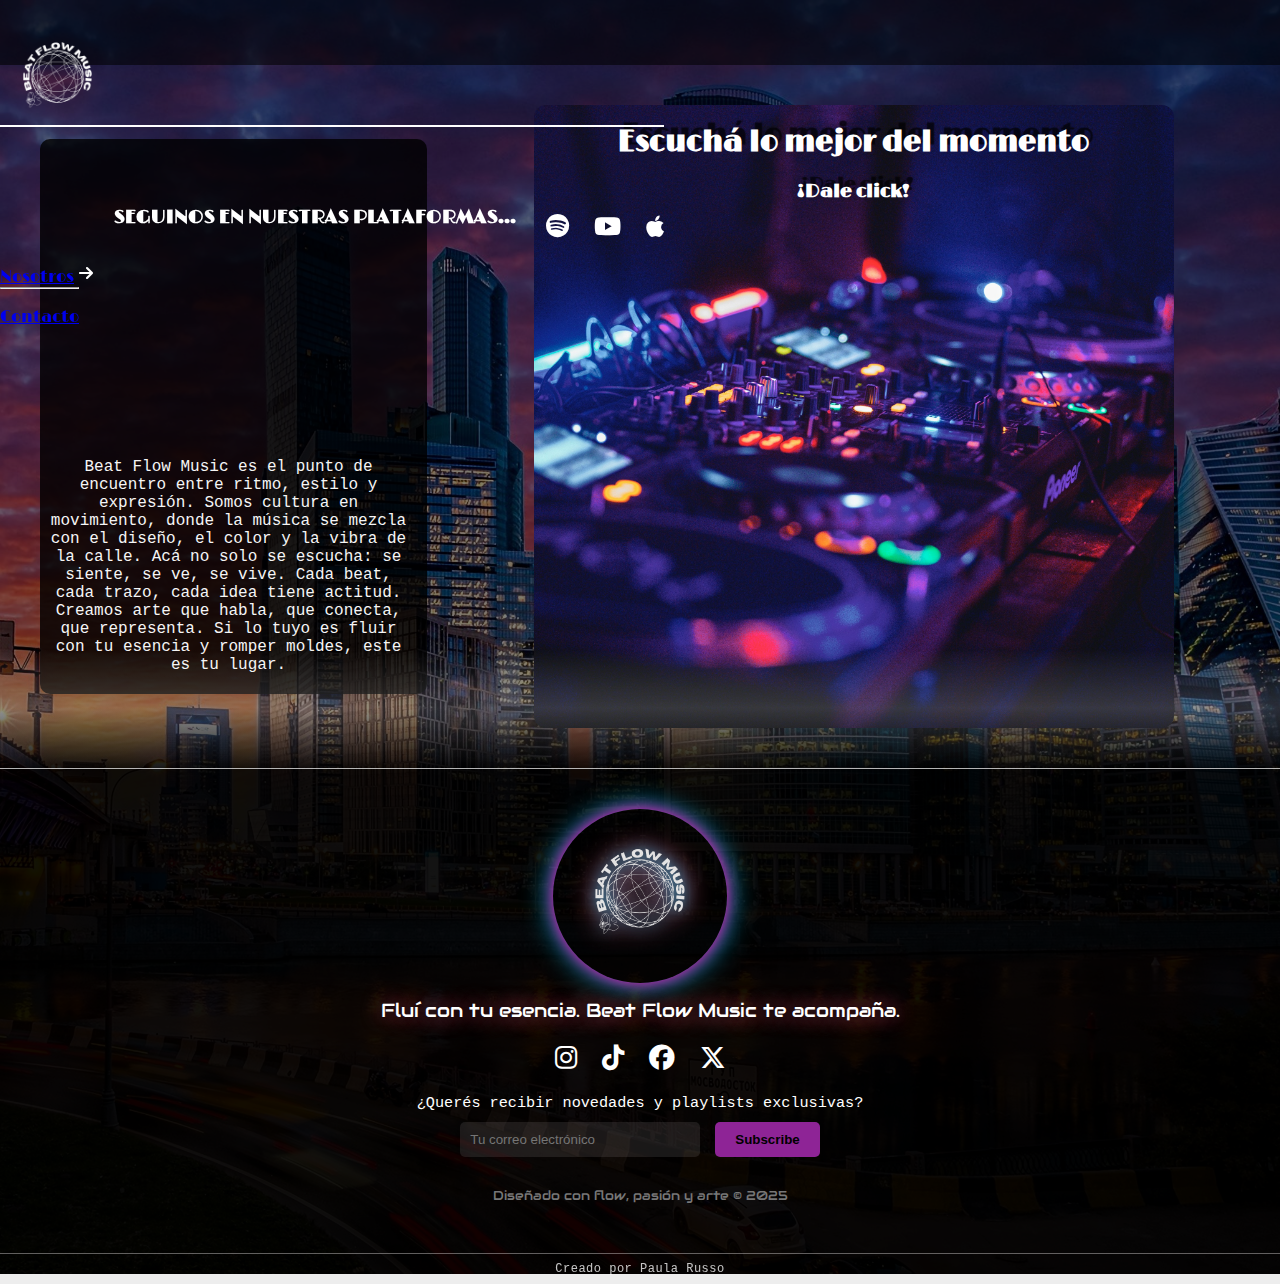
<file: html/index.html>
<!DOCTYPE html>
<html lang="es">

<head>
    <meta charset="UTF-8">
    <meta name="viewport" content="width=device-width, initial-scale=1.0">
    <title>Beatflow</title>
    <link href="https://cdn.jsdelivr.net/npm/bootstrap@5.3.8/dist/css/bootstrap.min.css" rel="stylesheet"
        integrity="sha384-sRIl4kxILFvY47J16cr9ZwB07vP4J8+LH7qKQnuqkuIAvNWLzeN8tE5YBujZqJLB" crossorigin="anonymous">
    <link rel="stylesheet" href="../Css/style.css">
    <link rel="preconnect" href="https://fonts.googleapis.com">
    <link rel="preconnect" href="https://fonts.gstatic.com" crossorigin>
    <link href="https://fonts.googleapis.com/css2?family=Audiowide&family=Chango&family=Limelight&display=swap"
        rel="stylesheet">
    <link rel="stylesheet" href="https://cdnjs.cloudflare.com/ajax/libs/font-awesome/6.5.0/css/all.min.css"
        integrity="sha512-..." crossorigin="anonymous" referrerpolicy="no-referrer" />

</head>

<body>
    <header id="header">
        <nav class="navbar navbar-expand-lg bg-body-tertiary">
            <div class="container-fluid">
                <a class="navbar-brand" href="#">
                    <img class="logo" src="../assets/logo/mundo blanco.png" alt="logo-beat"></a>

                <button class="navbar-toggler" type="button" data-bs-toggle="collapse"
                    data-bs-target="#navbarSupportedContent" aria-controls="navbarSupportedContent"
                    aria-expanded="false" aria-label="Toggle navigation">
                    <span class="navbar-toggler-icon"></span>
                </button>
                <div class="collapse navbar-collapse" id="navbarSupportedContent">
                    <ul class="navbar-nav me-auto mb-2 mb-lg-0">
                        <li class="nav-item">
                            <a class="nav-link" aria-current="page" href="#">Inicio</a>
                        </li>
                        <li class="nav-item">
                            <a class="nav-link" href="cards.html">Cursos</a>
                        </li>
                        <li class="nav-item">
                            <a class="nav-link" href="gallery.html">Galería</a>
                        </li>

                        <li class="nav-item dropdown">
                            <a class="nav-link dropdown-toggle" href="#" role="button" data-bs-toggle="dropdown"
                                aria-expanded="false">
                                Sobre...
                            </a>

                            <ul class="dropdown-menu">
                                <li><a class="dropdown-item" href="nosotros.html">Nosotros</a></li>
                                <li>
                                    <hr class="dropdown-divider">
                                </li>
                                <li><a class="dropdown-item" href="contacto.html">Contacto</a></li>
                            </ul>
                        </li>
                    </ul>

                    <div class="d-flex flex-grow-1 justify-content-center align-items-center">
                        <h2 class="navbar-title">SEGUINOS EN NUESTRAS PLATAFORMAS...</h2><i
                            class="fa-solid fa-arrow-right"></i>
                    </div>

                    <div class="platform-icons">
                        <div class="d-flex platform-icons ms-auto">
                            <a href="https://open.spotify.com" target="_blank"><i class="fa-brands fa-spotify"></i></a>
                            <a href="https://www.youtube.com" target="_blank"><i class="fa-brands fa-youtube"></i></a>
                            <a href="https://music.apple.com" target="_blank"><i class="fa-brands fa-apple"></i></a>
                        </div>
                    </div>
                </div>
        </nav>
    </header>

    <main>
        <section id="inicio" class="hero">
            <div id="descripcion" class="cuadrado">
                <h1 id="titulo-principal" class="titulo">
                    <span>¡BEAT</span>
                    <span class="flow">FLOW</span>
                    <span class="music">MUSIC!</span>
                </h1>
                <p>
                    Beat Flow Music es el punto de encuentro entre ritmo, estilo y expresión. Somos cultura en
                    movimiento, donde la música se mezcla con el diseño, el color y la vibra de la calle. Acá no
                    solo se escucha: se siente, se ve, se vive. Cada beat, cada trazo, cada idea tiene actitud. Creamos
                    arte que habla, que conecta, que representa. Si lo tuyo es fluir con tu esencia y romper moldes,
                    este es tu lugar.
                </p>
            </div>

            <div id="playlist" class="video-container">
                <h2 class="playlist-title">Escuchá lo mejor del momento</h2>
                <h3 class="click">¡Dale click!</h3>
                <iframe class="playlist animar-playlist" data-testid="embed-iframe" style="border-radius:12px"
                    src="https://open.spotify.com/embed/album/0H19f4rQEClTmLyH7HTimt?utm_source=generator&theme=0"
                    width="100%" height="352" frameBorder="0" allowfullscreen=""
                    allow="autoplay; clipboard-write; encrypted-media; fullscreen; picture-in-picture" loading="lazy">
                </iframe>
            </div>
        </section>
    </main>

    <div class="fade-into-footer"></div>
    <footer id="footer" class="footer">
        <section class="footer-logo">
            <img src="../assets/logo/mundo blanco.png" alt="Beat Flow Logo">
        </section>

        <section class="footer-phrase frase-esencia">
            Fluí con tu esencia. Beat Flow Music te acompaña.
        </section>

        <section class="footer-social">
            <a href="https://www.instagram.com" target="_blank"><i class="fa-brands fa-instagram"></i></a>
            <a href="https://www.tiktok.com" target="_blank"><i class="fa-brands fa-tiktok"></i></a>
            <a href="https://www.facebook.com" target="_blank"><i class="fa-brands fa-facebook"></i></a>
            <a href="https://twitter.com" target="_blank"><i class="fa-brands fa-x-twitter"></i></a>
        </section>

        <section id="contacto" class="footer-subscribe">
            <p>¿Querés recibir novedades y playlists exclusivas?</p>
            <input type="email" placeholder="Tu correo electrónico">
            <button>Subscribe</button>
        </section>

        <section class="footer-credit">
            Diseñado con flow, pasión y arte © 2025
        </section>

        <div class="footer-bottom-credit">
            <p>Creado por Paula Russo</p>
        </div>
    </footer>


    <script src="https://cdn.jsdelivr.net/npm/bootstrap@5.3.8/dist/js/bootstrap.bundle.min.js"
        integrity="sha384-FKyoEForCGlyvwx9Hj09JcYn3nv7wiPVlz7YYwJrWVcXK/BmnVDxM+D2scQbITxI" crossorigin="anonymous">
        </script>
</body>

</html>
</file>
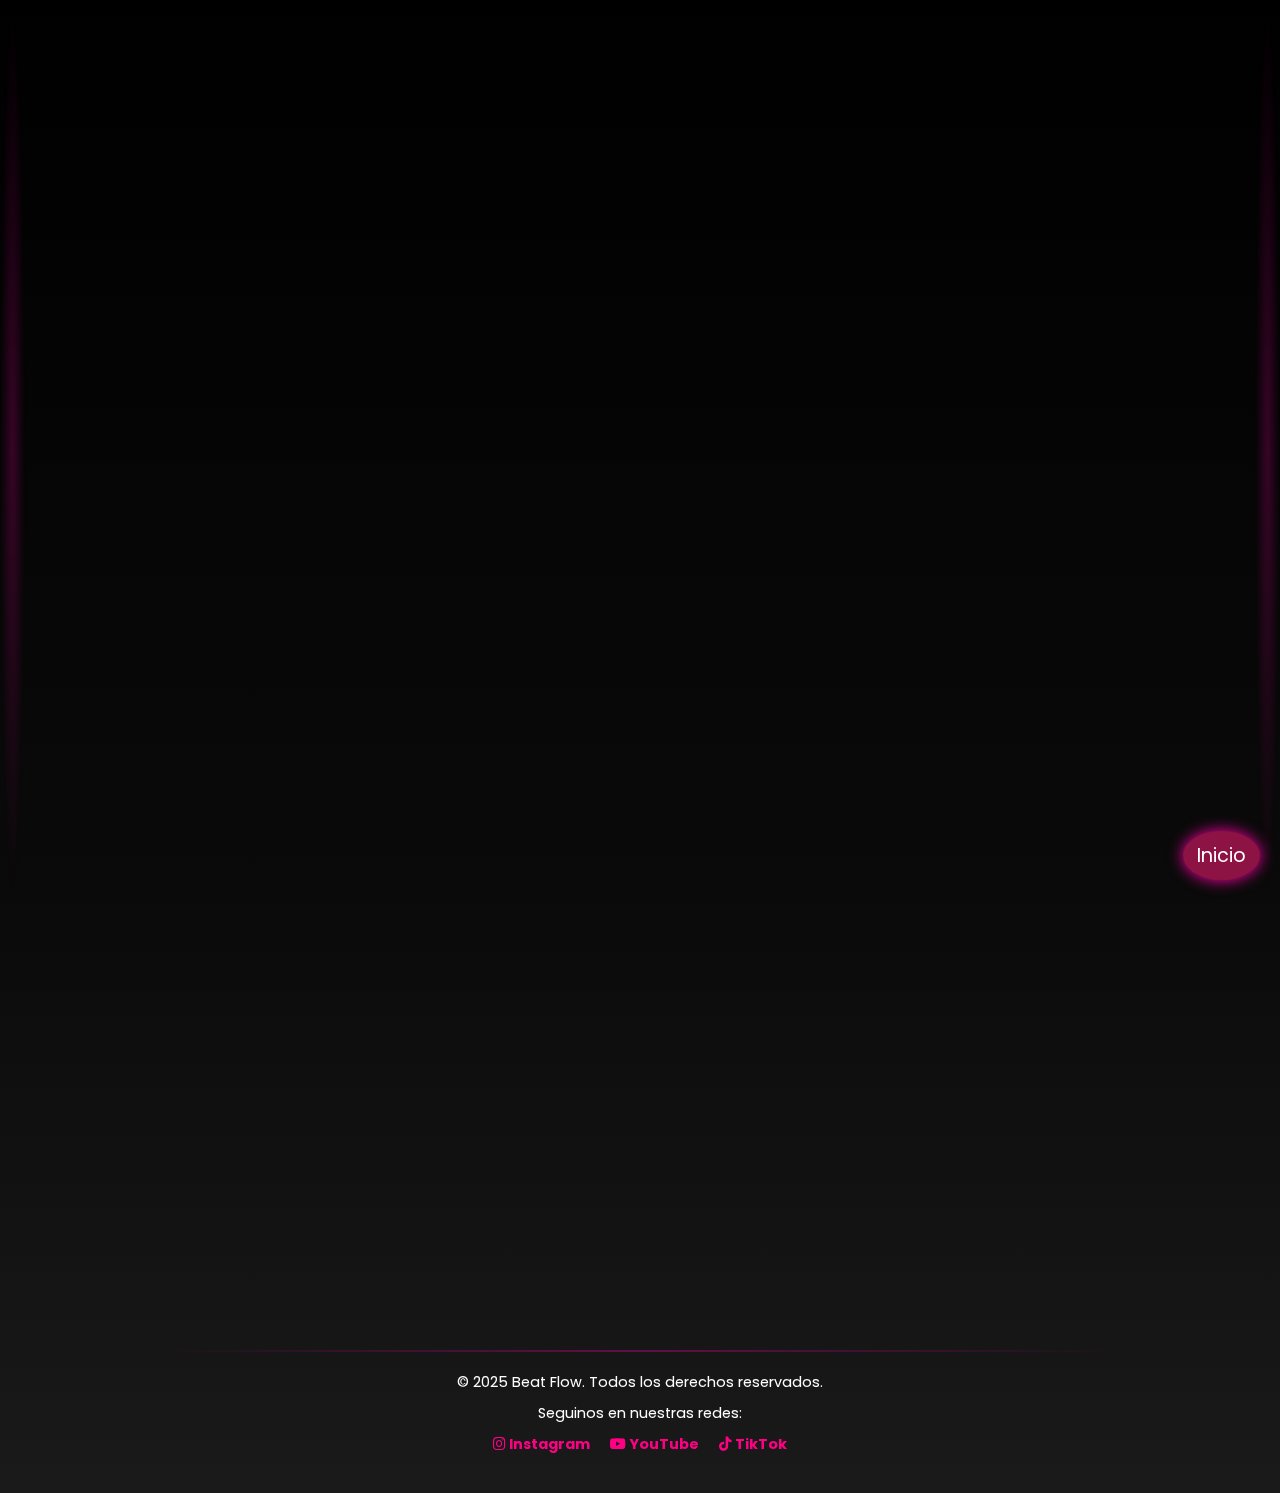
<file: html/cards.html>
<!DOCTYPE html>
<html lang="es">

<head>
    <meta charset="UTF-8">
    <meta name="viewport" content="width=device-width, initial-scale=1.0">
    <title>Cursos</title>
    <link rel="stylesheet" href="../Css/cards.css">
    <link href="https://fonts.googleapis.com/css2?family=Orbitron:wght@500;700&family=Poppins:wght@400;700&display=swap"
        rel="stylesheet">
    <link rel="stylesheet" href="https://cdnjs.cloudflare.com/ajax/libs/font-awesome/6.4.0/css/all.min.css">
</head>

<a href="index.html" class="boton-flotante-home" title="Volver a la página principal">Inicio</a>


<body class="cards-page">

        
        <header class="titulo-wrapper">
            <h1 class="titulo">
                Cursos Beat Flow<br>
                <span class="subtitulo">Formate con Nosotros</span>
            </h1>
        </header>

        
        <main>
            <section class="cards-container">

                
                <div class="card" style="animation-delay: 0.5s;">
                    <img src="../assets/img-cards/canto.jpg" alt="Curso de canto">
                    <div class="card-content">
                        <h3>🎤 Canta con Flow</h3>
                        <p>Aprendé a dominar tu voz, expresarte con estilo y conectar con el ritmo. ¡Tu voz es tu
                            instrumento!</p>
                        <a href="contacto.html" class="card-button">¡Sumate!</a>
                    </div>
                </div>

                
                <div class="card" style="animation-delay: 0.8s;">
                    <img src="../assets/img-cards/baile.jpg" alt="Curso de baile">
                    <div class="card-content">
                        <h3>💃 Movimiento Urbano</h3>
                        <p>Movete con flow, aprendé coreos urbanas y sentí la música en el cuerpo. ¡El escenario te
                            espera!
                        </p>
                        <a href="contacto.html" class="card-button">¡Sumate!</a>
                    </div>
                </div>

                
                <div class="card" style="animation-delay: 1.1s;">
                    <img src="../assets/img-cards/instrumento.jpg" alt="Curso de instrumentos">
                    <div class="card-content">
                        <h3>🎸 Sonido Propio</h3>
                        <p>Guitarra, teclado, bajo... descubrí tu sonido y aprendé a crear melodías que emocionan.</p>
                        <a href="contacto.html" class="card-button">¡Sumate!</a>
                    </div>
                </div>

            
                <div class="card" style="animation-delay: 1.4s;">
                    <img src="../assets/img-cards/cards percusion.jpg" alt="Curso de percusión">
                    <div class="card-content">
                        <h3>🥁 Pulso Beat</h3>
                        <p>Sentí el pulso, dominá los ritmos y hacé vibrar cada beat. ¡La batería es el corazón de la
                            música!</p>
                        <a href="contacto.html" class="card-button">¡Sumate!</a>
                    </div>
                </div>

            </section>
        </main>

        
        <footer class="footer">
            <div class="footer-content">
                <p>&copy; 2025 Beat Flow. Todos los derechos reservados.</p>
                <p>Seguinos en nuestras redes:</p>
                <div class="footer-redes">
                    <a href="https://www.instagram.com" target="_blank"><i class="fab fa-instagram"></i> Instagram</a>
                    <a href="https://www.youtube.com" target="_blank"><i class="fab fa-youtube"></i> YouTube</a>
                    <a href="https://www.tiktok.com" target="_blank"><i class="fab fa-tiktok"></i> TikTok</a>
                </div>
            </div>
        </footer>

</body>

</html>
</file>
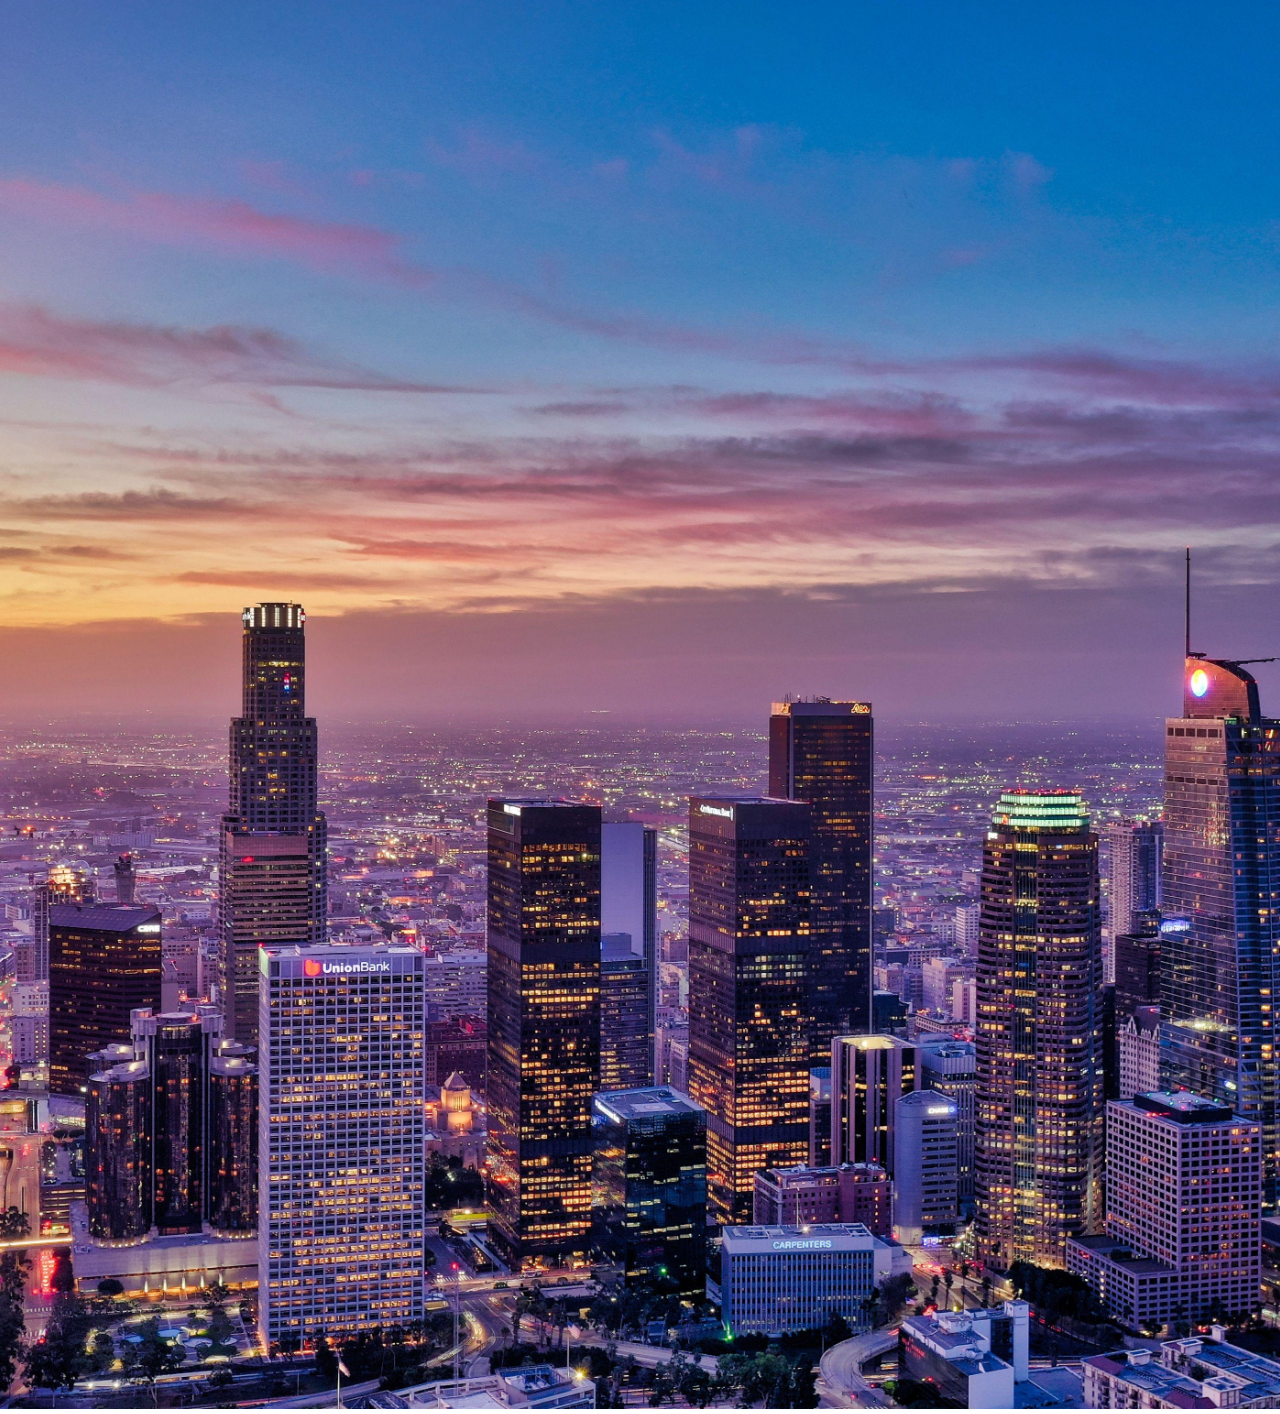
<file: html/contacto.html>
<!DOCTYPE html>
<html lang="es">

<head>
    <meta charset="UTF-8">
    <meta name="viewport" content="width=device-width, initial-scale=1.0">
    <title>Contacto</title>
    <link rel="stylesheet" href="../Css/contacto.css">
    <link href="https://fonts.googleapis.com/css2?family=Orbitron&family=Poppins&family=Limelight&display=swap"
        rel="stylesheet">
    <style>
        html {
            scroll-behavior: smooth;
        }
    </style>
</head>

<body>
    <header>
        <nav class="menu-hamburguesa">
            <input type="checkbox" id="menu-toggle">
            <label for="menu-toggle" class="menu-icon">☰</label>

            <ul class="menu-links">
                <li><a href="index.html">Inicio</a></li>
                <li><a href="cards.html">Cursos</a></li>
                <li><a href="gallery.html">Galería</a></li>
                <li><a href="nosotros.html">Nosotros</a></li>
                <li><a href="contacto.html">Contacto</a></li>
            </ul>
        </nav>
    </header>

    <main>
        <section id="formulario" class="contacto-section">
            <h1 class="contacto-titulo">Formulario de contacto</h1>
            <p class="contacto-descripcion">Completá tus datos para sumarte a Beat Flow Music o hacer una consulta.</p>

            <form class="formulario-contacto">
                <label for="nombre">Nombre completo</label>
                <input type="text" id="nombre" name="nombre" placeholder="Tu nombre" required>

                <label for="email">Correo electrónico</label>
                <input type="email" id="email" name="email" placeholder="contact@mail.com" required>

                <label for="telefono">Teléfono</label>
                <input type="tel" id="telefono" name="telefono" placeholder="Ej: 11 2345 6789" required>

                <label for="comentario">Comentario</label>
                <textarea id="comentario" name="comentario" rows="5" placeholder="Escribí tu mensaje..."
                    required></textarea>

                <label for="interes">¿Qué te interesa?</label>
                <select id="interes" name="interés" required>
                    <option value="Seleccion">Seleccioná una opción</option>
                    <option value="curso">Curso de canto</option>
                    <option value="curso">Curso de baile</option>
                    <option value="curso">Curso de instrumentos</option>
                    <option value="curso">Curso de percusión</option>
                    <option value="consulta">Consulta general</option>
                </select>

                <fieldset>
                    <legend>¿Querés recibir novedades?</legend>
                    <div class="radio-group">
                        <label><input type="radio" name="novedades" value="si" required> Sí</label>
                        <label><input type="radio" name="novedades" value="no"> No</label>
                    </div>
                </fieldset>

                <div class="botones-formulario">
                    <button type="submit">Enviar</button>
                    <button type="reset">Resetear</button>
                </div>
            </form>
        </section>
    </main>

    <footer class="footer-flex">
        <div class="footer-logo">
            <img src="../assets/logo/mundo blanco.png" alt="Logo Beat Flow Music">
        </div>

        <div class="footer-info">
            <p class="footer-nombre">Beat Flow Music</p>
            <p class="footer-slogan">Fluí con tu esencia</p>
            <p class="footer-contacto">
                📧 <a href="mailto:contacto@beatflow.com">contacto@beatflow.com</a><br>
                📍 Laprida 70, San Isidro, Buenos Aires<br>
                📞 +54 11 2183 1275
            </p>
            <div class="whatsapp-footer">
                <a href="https://wa.me/541121831275" target="_blank" aria-label="WhatsApp Beat Flow">
                    <img src="../assets/Icons/Whatsapp-icons.png" alt="WhatsApp" class="whatsapp-icon">
                </a>
            </div>
        </div>
        <a href="index.html" class="boton-inicio">Inicio</a>
    </footer>
</body>

</html>
</file>
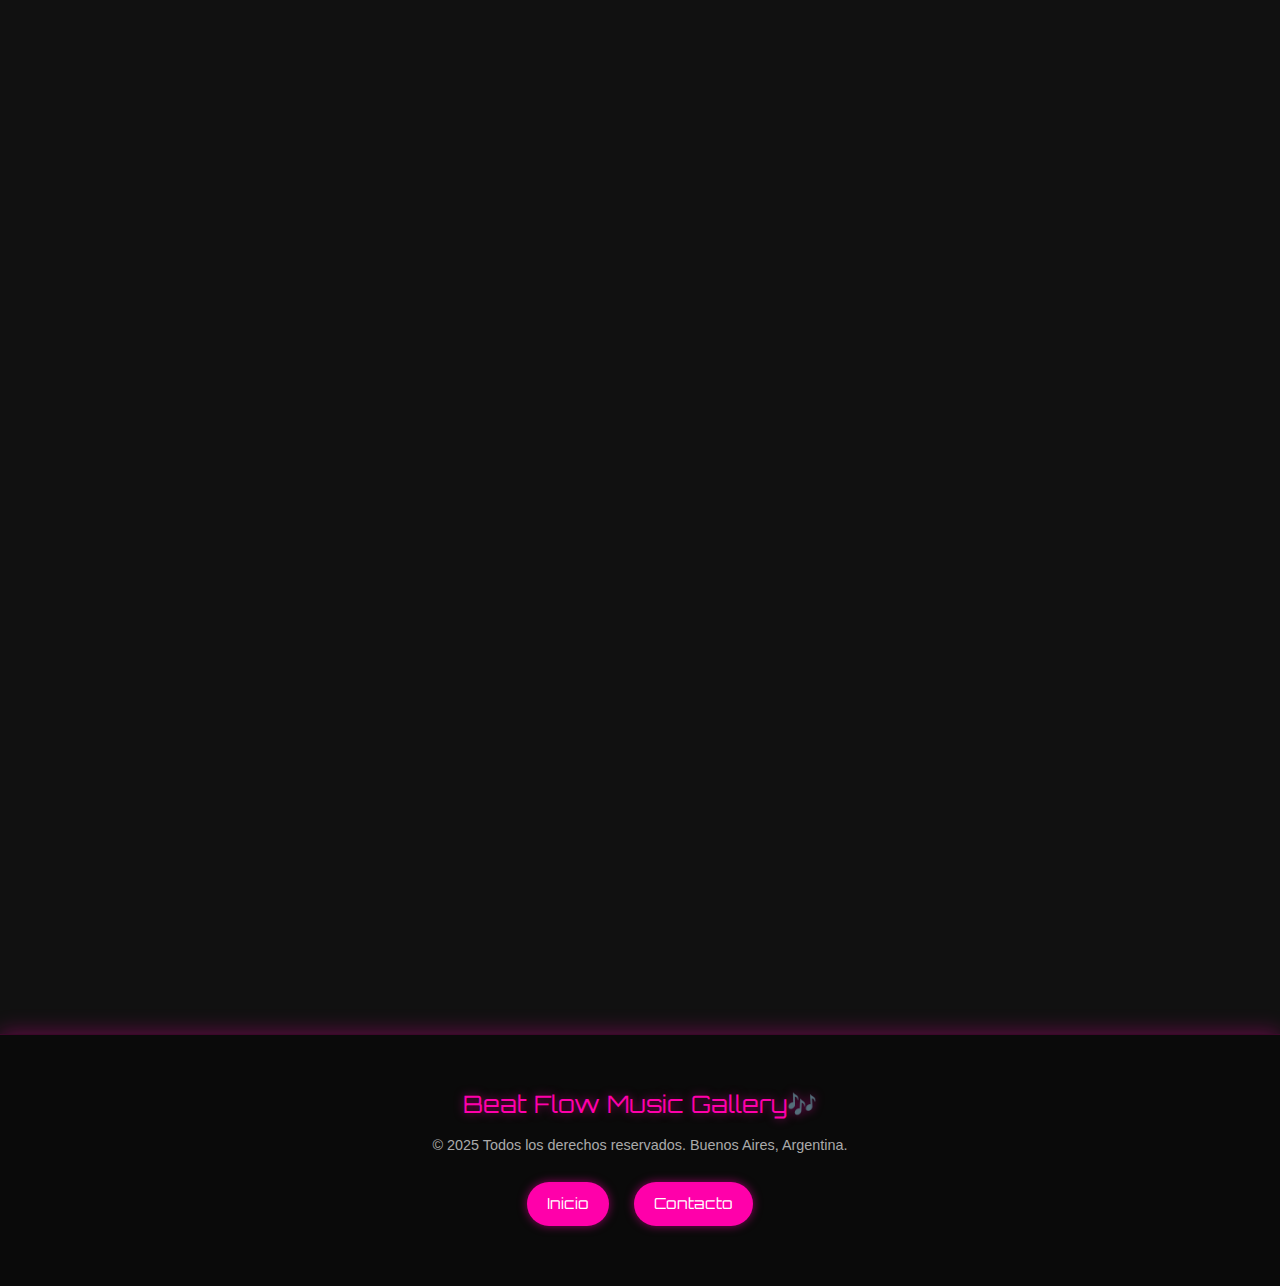
<file: html/gallery.html>
<!DOCTYPE html>
<html lang="es">

<head>
  <meta charset="UTF-8">
  <meta name="viewport" content="width=device-width, initial-scale=1.0">
  <title>Galería</title>
  <link rel="stylesheet" href="../Css/gallery.css">
  <link href="https://fonts.googleapis.com/css2?family=Orbitron&display=swap" rel="stylesheet">


</head>

<body>

  <section class="gallery-superpuesta">
    <h2 class="gallery-title">¡Beat Flow Gallery!</h2>
    <div class="gallery-stack">
      <img src="../assets/gallery-img/gallery 2.jpg" class="img-offset up" alt="Beat 1">
      <img src="../assets/gallery-img/gallery 3.jpg" class="img-offset down" alt="Beat 2">
      <img src="../assets/gallery-img/gallery 4.jpg" class="img-offset up" alt="Beat 3">
      <img src="../assets/gallery-img/gallery 5.jpg" class="img-offset down" alt="Beat 4">
      <img src="../assets/gallery-img/galley 6.jpg" class="img-offset up" alt="Beat 5">
      <img src="../assets/gallery-img/gallery 8.jpg" class="img-offset down" alt="Beat 6">
      <img src="../assets/gallery-img/gallery 7.jpg" class="img-offset down" alt="Beat 7">
    </div>
  </section>
  <footer class="site-footer">
    <p class="footer-brand">Beat Flow Music Gallery🎶</p>
    <p class="footer-rights">© 2025 Todos los derechos reservados. Buenos Aires, Argentina.</p>

    <div class="footer-links">
      <a href="index.html" class="footer-btn">Inicio</a>
      <a href="contacto.html" class="footer-btn">Contacto</a>
    </div>

  </footer>

</body>

</html>
</file>
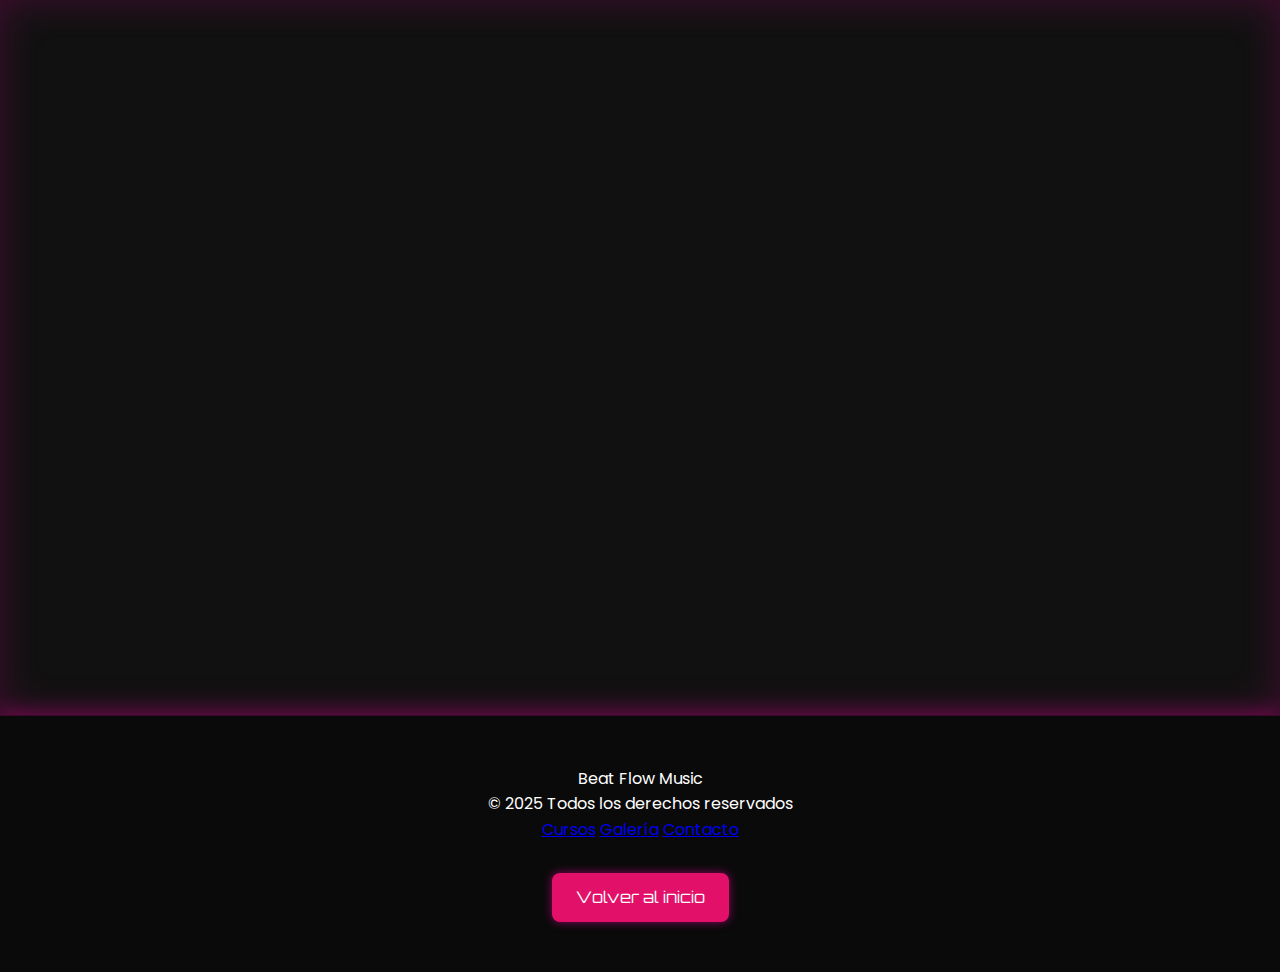
<file: html/nosotros.html>
<!DOCTYPE html>
<html lang="es">

<head>
    <meta charset="UTF-8">
    <meta name="viewport" content="width=device-width, initial-scale=1.0">
    <title>Nosotros</title>
    <link rel="stylesheet" href="../Css/nosotros.css">
    <link
        href="https://fonts.googleapis.com/css2?family=Orbitron:wght@500;700&family=Poppins:wght@400;600&family=Limelight&display=swap"
        rel="stylesheet">

</head>

<body>
    <header>
        <section class="nosotros">
            <h2 class="titulo-principal">Beat Flow Music</h2>

            <div class="nosotros-contenido">
                <div class="nosotros-texto">
                    <h3>¿Quiénes somos?</h3>
                    <p>
                        Beat Flow Music es más que un colectivo artístico: somos ritmo, calle y esencia. Creamos beats,
                        producimos tracks, mezclamos ideas. Nuestra vibra nace del hip hop, lo-fi, trap y funk, pero se
                        transforma en lo que vos necesitás expresar.
                        Nos mueve la autenticidad, la cultura en movimiento y el arte que representa. Si lo tuyo es
                        romper
                        moldes y fluir con tu estilo, este es tu lugar.

                        Creemos en el poder de la música como herramienta de transformación. Por eso, ofrecemos cursos
                        gratuitos, talleres abiertos y espacios de formación para que cada persona pueda desarrollar su
                        talento sin barreras. Nos amoldamos a cada estilo, a cada historia, a cada búsqueda.

                        Beat Flow Music no es solo un nombre: es una comunidad que vibra, que acompaña, que impulsa. Si
                        querés crear, aprender, compartir y crecer, estás en el lugar correcto.
                    </p>
                </div>

                <div class="nosotros-imagen">
                    <img src="../assets/nosotros-img/nosotros.jpg" alt="Grupo de artistas en acción">
                </div>
            </div>
        </section>
    </header>
    <footer class="site-footer">
        <div class="footer-brand">Beat Flow Music</div>
        <div class="footer-rights">© 2025 Todos los derechos reservados</div>

        <div class="footer-links">
            <a href="cards.html" class="footer-link">Cursos</a>
            <a href="gallery.html" class="footer-link">Galería</a>
            <a href="contacto.html" class="footer-link">Contacto</a>
        </div>

        <div class="footer-boton">
            <a href="index.html" class="boton-inicio">Volver al inicio</a>
        </div>
    </footer>

</body>
</html>
</file>
<file: Css/style.css>
* {
    padding: 0;
    margin: 0;
}

.limelight-regular {
    font-family: "Limelight", sans-serif;
    font-weight: 400;
    font-style: normal;
}


/* ESTILOS EN EL BODY (toda la pagina) */

html {
  scroll-behavior: smooth;
  background-image: url("../assets/img/urban6.jpg");
  background-size: cover;
  background-position: center;
  background-repeat: no-repeat;
  min-height: 100%;
}

body {
  margin: 0;
  display: flex;
  flex-direction: column;
  min-height: 100dvh;
  font-family: "Limelight", sans-serif;
  position: relative;
  z-index: 0;
  cursor: grab;
  background-color: rgba(0, 0, 0, 0.5);
}

/* ESTILOS EN EL HEADER (ej: nav, h1 ) */

.navbar {
    height: 60px;          
    overflow: visible; 
    position: relative;
    z-index: 20;
    
}

.navbar-brand .logo {
    height: 115px;          
    width: auto;
    transform: translateY(16px);
    animation: rotateLogo 3s ease-in-out infinite; 
}


.bg-body-tertiary {
    padding-top: 5px;
    --bs-bg-opacity: 1;
       background-color: rgb(0 0 0 / 57%) !important;
}

.navbar-nav .nav-link:hover{
  color: #2c5257 !important;
}


@keyframes rotateLogo {
    0%   { transform: translateY(10px) rotate(0deg); }
    50%  { transform: translateY(10px) rotate(10deg); } 
    100% { transform: translateY(10px) rotate(0deg); }

}
.logo{
   width: 65px;
}

.navbar{
    display: flex;
    position: relative;
    z-index: 20;
} 

.navbar-nav .nav-link.active, .navbar-nav .nav-link.show {
    color: rgb(28, 67, 67);
}

.navbar-title {
  font-size: 20px;       
  color: whitesmoke;
  margin: 35px;
  white-space: nowrap;   
  text-align: center;
}

.d-flex.flex-grow-1.justify-content-center.align-items-center i {
    color: white;
}

.navbar-nav {
    --bs-nav-link-padding-x: 0;
    --bs-nav-link-padding-y: 0.5rem;
    --bs-nav-link-color: rgb(255, 254, 254);
    display: flex;
    flex-direction: column;
    padding-left: 0;
    margin-bottom: 0;
    list-style: none;
}

.platform-icons a {
    color: #fbfbfb;
    margin-left: 10px;
    font-size: 1.3rem;
    transition: 0.3s;
}

.platform-icons a:hover {
    color: #00aaff;
    transform: scale(1.2);
}

.platform-icons {
    display: flex;
    align-items: center;
    gap: 20px;       
    font-size: 1.5rem; 
    color: #ffffff;     
}

.platform-icons i {
    color: #ffffff  
}

/*Estilos en el MAIN*/

h1 {
    font-size: 3rem;
    color: whitesmoke;
    padding: 20px;
    width: 95%;
    border-radius: 10px;
    text-align: left;
}


p {
    color: whitesmoke;
    font-family: 'Courier New', Courier, monospace;
    text-align: center;
}


  .cuadrado {
    background: rgba(0, 0, 0, 0.8);
    color: white;
    margin: 20px 0;           
    padding: 20px 20px 20px 10px; 
    border-radius: 10px;
    display: flex;
    flex-direction: column;
    justify-content: flex-start;
    text-align: left;
    max-width: 450px;         
}

  .titulo {
    font-size: 4rem;
    font-weight: 300; 
    line-height: 1.2;
    color: white;
    margin: 14px;
    letter-spacing: 1px; 
    text-shadow: 1px 1px 2px rgba(0, 0, 0, 0.7); 
}

.titulo span {
  display: table;
  opacity: 0;
  animation: fadeInWord 1s ease forwards;
  text-shadow: 0 0 10px #00cfff, 0 0 20px #ff5e7e; 
}

.titulo span:nth-child(1) {
  animation-delay: 0.3s;
}
.titulo span:nth-child(2) {
  animation-delay: 0.6s;
}
.titulo span:nth-child(3) {
  animation-delay: 0.9s;
}

@keyframes fadeInWord {
  from {
    transform: translateY(20px);
    opacity: 0;
  }
  to {
    transform: translateY(0);
    opacity: 1;
  }
}

.titulo span {
  display: table; 
}

.flow {
    margin-left: 20px;       
}
.music {
    margin-left: 40px;       
}


.playlist-title {
    text-align: center;       
    margin-bottom: 20px;    
    font-size: 1.8rem;
    color: white;
    text-shadow: 4px -7px 1px rgba(0, 0, 0, 0.7);
}


.click{
    text-align: center;
    color: white;
    text-shadow: 4px -7px 1px rgba(0, 0, 0, 0.7);
}


.video-frame {
  position: absolute;
  width: 100%;
  height: 100%;
  top: 0;
  left: 0;
  border: none;
  border-radius: 12px;
  padding: 0;
  margin: 0;
}


.video-link {
  display: inline-block;
  margin-top: 0.5em;
  font-weight: bold;
  text-decoration: none;
  color: #333;
}

.video-link:hover {
  color: #00aaff;
  text-decoration: underline;
}

/* HERO: contenedor del texto + video */

.hero {
  display: flex;
  align-items: center;   
  justify-content: center;
  gap: 40px;             
  padding: 40px;
  flex-wrap: wrap;   
}    


.hero .cuadrado {
  flex: 0 1 350px;       
  max-width: 500px;
}

.hero .video-container {
  flex: 1 1 350px;
  max-width: 600px;
  height: auto;          
  padding-top: 0;        
  position: relative;
  aspect-ratio: 16/9;    
}


.video-container{
    width: 100%;
    max-width: 600px;       
    margin: 0 auto; 
}        


.playlist {
    width: 100%;
    height: 500px;          
    border-radius: 12px;
}

/* FOOTER */

.footer {
  background-color: rgba(0, 0, 0, 0.85);
  color: #ccc;
  padding: 40px 20px;
  text-align: center;
  font-family: 'Audiowide', sans-serif;
  border-top: 1px solid rgba(250, 249, 249, 0.716);
  position: relative;
  padding-bottom: 70px;
}

@keyframes fadeInFooter {
  to {
    opacity: 1;
  }
}

.footer-logo {
  padding: 12px; 
  border-radius: 50%;
  background-color: rgba(0, 0, 0, 0.3);
  box-shadow: 0 0 15px #ff00aa, 0 0 30px #00cfff;
  display: flex;
  justify-content: center;
  align-items: center;
  margin: 0 auto 15px;
  width: fit-content;
}

.footer-logo img {
  width: 150px;
  opacity: 0.90;
  filter: drop-shadow(0 0 8px #00cfff) drop-shadow(0 0 12px #ff5e7e);
  animation: neonPulse 2.5s infinite ease-in-out;
  transition: transform 0.3s ease;
}

@keyframes neonPulse {
  0% {
    filter: drop-shadow(0 0 6px #00cfff) drop-shadow(0 0 10px #ff5e7e);
    transform: scale(1);
  }
  50% {
    filter: drop-shadow(0 0 12px #00cfff) drop-shadow(0 0 18px #ff5e7e);
    transform: scale(1.05);
  }
  100% {
    filter: drop-shadow(0 0 6px #00cfff) drop-shadow(0 0 10px #ff5e7e);
    transform: scale(1);
  }
}

.footer-phrase {
  font-size: 1.2rem;
  color: #fff;
  margin-bottom: 20px;
  text-shadow: 0 0 10px #000000, 0 0 20px #ff5e7e;
}

.footer-social a {
  color: #ffffff;
  margin: 0 10px;
  font-size: 1.6rem;
  transition: color 0.3s ease, transform 0.3s ease;
}

.footer-social a:hover {
  color: #e23c5d;
  transform: scale(1.2);
  text-shadow: 0 0 10px #ff5e7e;
}

.footer-subscribe {
  margin-top: 20px;
}

.footer-subscribe p {
  margin-bottom: 10px;
  font-size: 0.95rem;
  color: #ffffff;
}

.footer-subscribe input {
  padding: 10px;
  border: none;
  border-radius: 5px;
  width: 220px;
  background-color: rgba(243, 240, 240, 0.1);
  color: white;
  margin-right: 10px;
}

.footer-subscribe button {
  padding: 10px 20px;
  background-color: #8e2496;
  border: none;
  border-radius: 5px;
  color: black;
  font-weight: bold;
  cursor: pointer;
  transition: background-color 0.3s ease;
}

.footer-subscribe button:hover {
  background-color: #ff5e7e;
}

.footer-credit {
  margin-top: 30px;
  font-size: 0.8rem;
  color: #777;
}

.animar-playlist {
  opacity: 0;
  transform: translateY(30px);
  animation: aparecerPlaylist 1.2s ease-out forwards;
  animation-delay: 1.2s; 
  box-shadow: 0 0 15px #00cfff, 0 0 25px #ff5e7e;
}

@keyframes aparecerPlaylist {
  to {
    opacity: 1;
    transform: translateY(0);
  }
}

/*  RESPONSIVE */

@media (max-width: 768px) {
  .navbar-title {
    font-size: 16px;
    margin: 10px;
  }

  .platform-icons {
    flex-wrap: wrap;
    justify-content: center;
  }

  .footer-subscribe input,
  .footer-subscribe button {
    width: 100%;
    margin: 5px 0;
  }

  .titulo {
    font-size: 2.5rem;
  }

  .playlist-title {
    font-size: 1.4rem;
  }

  .click {
    font-size: 1rem;
  }

  .footer {
    flex-direction: column;
    align-items: center;
    text-align: center;
  }

  .footer section {
    flex: 1 1 100%;
    margin-bottom: 20px;
  }

  .footer-logo img {
    max-width: 120px;
  }
}

.fade-into-footer {
  height: 120px;
  width: 100%;
  background: linear-gradient(to bottom, transparent, rgba(255, 255, 255, 0.166), rgba(0, 0, 0, 0.8));
  margin-top: -120px;
  z-index: 2;
  position: relative;
  pointer-events: none;
}

 #playlist {
  background-image: url('../assets/img/dj.music.jpg'); 
  background-size: cover;
  background-position: center;
  padding: 20px;
  border-radius: 12px;
  color: white;
}


.footer-bottom-credit {
  opacity: 0;
  transform: translateY(10px);
  animation: fadeInUp 1s ease forwards;
  animation-delay: 1.5s;
}

.footer-bottom-credit {
  position: absolute;
  bottom: 0;
  left: 0;
  width: 100%;
  padding: 8px 0;
  font-size: 0.75rem;
  color: #000000;
  font-family: 'Poppins', sans-serif;
  letter-spacing: 0.5px;
  opacity: 0.8;
  background-color: rgba(0, 0, 0, 0.09);
  border-top: 1px solid rgba(238, 234, 234, 0.5);
  text-align: center;
  animation: fadeInUp 1s ease forwards;
  animation-delay: 1.5s;
}

.footer {
  position: relative;
  padding-bottom: 70px; 

}

@keyframes fadeInUp {
  to {
    opacity: 1;
    transform: translateY(0);
  }
}

@media (max-width: 768px) {
  .playlist {
    height: 250px; 
  }

  #playlist {
    background-size: cover;
    background-position: center;
    padding: 10px;
    margin-bottom: 0;
  }

  .hero {
    padding-bottom: 0;
  }
}

main {
  flex: 1;
  position: relative;
  z-index: 1;
}

.navbar-collapse {
  position: absolute;
  top: 100%;
  left: 0;
  width: 100%;
  background-color: rgba(0, 0, 0, 0.9);
  padding: 20px;
  z-index: 10;
  border-top: 2px solid #fff;
  box-shadow: 0 4px 10px rgba(0, 0, 0, 0.5);
  transform: none;
  transition: all 0.3s ease-in-out;
}

.navbar-nav .nav-link {
  color: #ffffff !important;
  font-weight: bold;
  text-shadow: 0 0 5px #000000;
}

.navbar-toggler {
  border: none;
  background-color: rgba(255, 255, 255, 0.1);
}

.navbar-toggler-icon {
  filter: brightness(10); 
}

/* Efecto de fade + slide al desplegar */

.navbar-collapse.collapse {
  opacity: 0;
  transform: translateY(-20px);
  transition: opacity 0.4s ease, transform 0.4s ease;
}

.navbar-collapse.collapse.show {
  opacity: 1;
  transform: translateY(0);
}

/* Animación de los links al aparecer */

.navbar-nav .nav-link {
  opacity: 0;
  transform: translateX(-10px);
  animation: fadeInLink 0.5s forwards;
  animation-delay: 0.3s;
  color: #ffffff !important;
  font-weight: bold;
  text-shadow: 0 0 5px #000000;
}

@keyframes fadeInLink {
  to {
    opacity: 1;
    transform: translateX(0);
  }
}

/* Glow urbano en el fondo del menú */

.navbar-collapse {
  box-shadow: 0 0 20px #00cfff, 0 0 40px #ff5e7e;
}

/* Efecto de fade + slide al desplegar */

.navbar-collapse.collapse {
  opacity: 0;
  transform: translateY(-20px);
  transition: opacity 0.4s ease, transform 0.4s ease;
}

.navbar-collapse.collapse.show {
  opacity: 1;
  transform: translateY(0);
}

/* Animación escalonada de los links */

.navbar-nav .nav-link {
  opacity: 0;
  transform: translateX(-10px);
  animation: fadeInLink 0.5s forwards;
  color: #ffffff !important;
  font-weight: bold;
  text-shadow: 0 0 5px #000000;
}

.navbar-nav .nav-link:nth-child(1) {
  animation-delay: 0.3s;
}
.navbar-nav .nav-link:nth-child(2) {
  animation-delay: 0.5s;
}
.navbar-nav .nav-link:nth-child(3) {
  animation-delay: 0.7s;
}
.navbar-nav .nav-link:nth-child(4) {
  animation-delay: 0.9s;
}

@keyframes fadeInLink {
  to {
    opacity: 1;
    transform: translateX(0);
  }
}

/* Hover con vibración sutil */

.navbar-nav .nav-link:hover {
  animation: vibrar 0.2s linear infinite;
}

@keyframes vibrar {
  0% { transform: translateX(0); }
  25% { transform: translateX(-1px); }
  50% { transform: translateX(1px); }
  75% { transform: translateX(-1px); }
  100% { transform: translateX(0); }
}

/* Glow dinámico en el ícono hamburguesa */

.navbar-toggler-icon {
  filter: drop-shadow(0 0 5px #00cfff) drop-shadow(0 0 10px #ff5e7e);
  animation: pulsoGlow 1.5s infinite ease-in-out;
}

@keyframes pulsoGlow {
  0% { filter: drop-shadow(0 0 5px #00cfff) drop-shadow(0 0 10px #ff5e7e); }
  50% { filter: drop-shadow(0 0 10px #00cfff) drop-shadow(0 0 20px #ff5e7e); }
  100% { filter: drop-shadow(0 0 5px #00cfff) drop-shadow(0 0 10px #ff5e7e); }
}

/* Modo escritorio (desde 992px en adelante) */

@media (min-width: 992px) {
  .navbar-collapse {
    display: flex !important;
    justify-content: space-between;
    align-items: center;
    opacity: 1 !important;
    transform: none !important;
    position: static !important;
    box-shadow: none !important;
    background-color: transparent !important;
    padding: 0 !important;
  }

  .navbar-nav {
    display: flex;
    gap: 20px;
  }

  .navbar-title {
    font-size: 1.2rem;
    color: #fff;
    margin-right: 20px;
  }

  .platform-icons {
    display: flex;
    gap: 15px;
  }

  .platform-icons i {
    font-size: 1.5rem;
    color: #fff;
  }
}

/* 📱 Modo móvil (hasta 991px) */
@media (max-width: 991px) {
  .navbar-collapse.collapse {
    opacity: 0;
    transform: translateY(100px);
    transition: opacity 0.4s ease, transform 0.4s ease;
  }

  .navbar-collapse.collapse.show {
    opacity: 1;
    transform: translateY(0);
  }

  .navbar-collapse {
    box-shadow: 0 0 20px #00cfff, 0 0 40px #ff5e7e;
    position: absolute;
    top: 100%;
    left: 0;
    width: 100%;
    background-color: rgba(0, 0, 0, 0.9);
    padding: 20px;
    z-index: 10;
  }
}
</file>
<file: Css/cards.css>
*/{ 
    padding: 0;
    margin: 0;
    box-sizing: border-box;
}

/*  Fondo */

body.cards-page {
  background: linear-gradient(to bottom, #000000 0%, #0a0a0a 60%, #1a1a1a 100%);
  min-height: 100vh;
  font-family: 'Poppins', sans-serif;
  color: #fff;
  position: relative;
  overflow-x: hidden;
}

body {
  cursor: grab;
}

/* Título principal */

.titulo {
  text-align: center;
  font-size: 3rem;
  font-family: 'Orbitron', sans-serif;
  margin-top: 40px;
  color: #fff;
  padding: 20px;
  background: rgba(0, 0, 0, 0.4); /* fondo translúcido */
  border-radius: 12px;
  backdrop-filter: blur(4px); /* efecto vidrio */
  box-shadow: 0 0 10px #ff00aa33;
  display: inline-block;
  ;
}

.titulo {
  opacity: 0;
  transform: translateY(-20px);
  animation: fadeInTitulo 1s ease-out forwards;
  animation-delay: 0.3s;
}

@keyframes fadeInTitulo {
  to {
    opacity: 1;
    transform: translateY(0);
  }
}

.titulo-wrapper {
  display: flex;
  justify-content: center;
  align-items: center;
  margin-top: 20px; 
}

.subtitulo {
  display: block;
  font-size: 1.5rem;
  font-family: 'Poppins', sans-serif;
  margin-top: 10px;
  color: #ff00aa;
  text-shadow: 0 0 4px #ff00aa44;
}

/* Contenedor de cards */

.cards-container {
  display: flex;
  flex-wrap: wrap;
  gap: 30px;
  justify-content: center;
  align-items: stretch;
  padding: 40px 20px;
}

/* Card individual */

.card {
  background: linear-gradient(135deg, #1a1a2e, #16213e);
  border-radius: 15px;
  box-shadow: 0 0 15px #00cfff;
  padding: 20px;
  color: #fff;
  width: 280px;
  display: flex;
  flex-direction: column;
  justify-content: space-between;
  transition: transform 0.3s ease, box-shadow 0.3s ease;
}

.card:hover {
  transform: scale(1.05);
  box-shadow: 0 0 25px #ff00aa;
}

/* Imagen */

.card img {
  width: 100%;
  height: 200px;
  object-fit: cover;
  border-radius: 10px;
  box-shadow: 0 0 10px #00000055;
  margin-bottom: 15px;
}

/* Contenido de la card */

.card-content {
  display: flex;
  flex-direction: column;
  justify-content: space-between;
  flex-grow: 1;
}

/* Botón */

.card-button {
  display: block;
  margin: 15px auto 0;
  background-color: #7c0d46;
  color: #fff;
  text-decoration: none;
  padding: 6px 14px;
  font-size: 0.8rem;
  border-radius: 5px;
  font-weight: bold;
  box-shadow: 0 0 10px #ff00aa;
  transition: background-color 0.3s ease;
  text-align: center;
}

.card-button:hover {
  background-color: #782f5b;
}


/* Responsivo */

@media (max-width: 768px) {
  .card {
    width: 100%;
  }
}

/* Footer */

.footer {
  background: transparent;
  padding: 30px 20px;
  text-align: center;
  color: #fff;
  font-size: 0.9rem;
}

.footer-content p {
  margin: 10px 0;
  font-family: 'Poppins', sans-serif;
}

.footer-redes {
  margin-top: 10px;
  display: flex;
  justify-content: center;
  gap: 20px;
}

.footer-redes a {
  color: #ff0084;
  text-decoration: none;
  font-weight: bold;
  transition: color 0.3s ease;
}

.footer-redes a:hover {
  color: #ff5e7e;
}
body.cards-page::before,
body.cards-page::after {
  content: "";
  position: fixed;
  top: 0;
  bottom: 0;
  width: 20px;
  z-index: -1;
  pointer-events: none;
  background: radial-gradient(#ff00aa55, transparent 70%);
}

body.cards-page::before {
  left: 0;
}

body.cards-page::after {
  right: 0;
}

body.cards-page::before,
body.cards-page::after {
  content: "";
  position: fixed;
  top: 0;
  bottom: 0;
  width: 25px;
  z-index: -1;
  pointer-events: none;
  background: radial-gradient(#ff00aa33, transparent 70%);
}

body.cards-page::before {
  left: 0;
}

body.cards-page::after {
  right: 0;
}

.footer::before {
  content: "";
  display: block;
  width: 100%;
  height: 2px;
  background: radial-gradient(circle, #ff00aa55 0%, transparent 80%);
  margin-bottom: 20px;
}

.card-button:hover {
  transform: scale(1.05);
}

.boton-flotante-home {
  position: fixed;
  bottom: 20px;
  right: 20px;
  background-color: #8c1343;
  color: #fff;
  font-size: 1.2rem;
  padding: 10px 14px;
  border-radius: 50%;
  box-shadow: 0 0 15px #ff00aa;
  text-decoration: none;
  transition: transform 0.3s ease, box-shadow 0.3s ease;
  z-index: 1000;
}

.boton-flotante-home:hover {
  transform: scale(1.1);
  box-shadow: 0 0 25px #ff00aa;
}

.card {
  opacity: 0;
  transform: translateY(30px);
  animation: fadeInCard 0.8s ease-out forwards;
}

/* Animación base */

@keyframes fadeInCard {
  to {
    opacity: 1;
    transform: translateY(0);
  }
}

.gallery-superpuesta {
  background-color: #111;
  padding: 60px 20px;
  text-align: center;
}

.gallery-stack {
  display: flex;
  flex-wrap: wrap;
  justify-content: center;
  gap: 0; 
  position: relative;
}

.img-offset {
  width: 300px;
  margin-left: -50px; 
  border-radius: 12px;
  box-shadow: 0 0 10px #ff00aa55;
  transition: transform 0.3s ease;
  position: relative;
  z-index: 1;
}

.img-offset:hover {
  transform: scale(1.05);
  z-index: 2;
}

.up {
  top: -20px;
}

.down {
  top: 20px;
}
</file>
<file: Css/contacto.css>
*/ {
  margin: 0;
  padding: 0;
  box-sizing: border-box;
}

/* BODY */

body {
  background-image: url(../assets/img/urban\ 3.jpg);
  background-size: cover;
  background-position: center;
  background-repeat: no-repeat;
  font-family: 'Poppins', sans-serif;
  color: white;
  min-height: 100vh;
  padding: 40px 20px;
}

body {
  cursor: grab;
}

/* FORMULARIO */

.contacto-section {
  background-color: rgba(0, 0, 0, 0.7);
  padding: 40px;
  border-radius: 12px;
  max-width: 700px;
  margin: 0 auto 60px;
  box-shadow: 0 0 20px #ff00aa88;
  animation: fadeInUp 1s ease forwards;
  opacity: 1;
}

.contacto-titulo {
  font-family: 'Orbitron', sans-serif;
  font-size: 2.5rem;
  text-align: center;
  margin-bottom: 20px;
  color: #ff00aa;
  text-shadow: 0 0 10px #ff00aa88;
}

.contacto-descripcion {
  text-align: center;
  font-size: 1rem;
  margin-bottom: 30px;
  color: #ffffff;
}

.formulario-contacto label {
  display: block;
  margin-bottom: 8px;
  font-weight: bold;
  color: #ff99cc;
}

.formulario-contacto input,
.formulario-contacto textarea,
.formulario-contacto select {
  width: 100%;
  padding: 10px;
  margin-bottom: 20px;
  border: none;
  border-radius: 6px;
  background-color: rgba(255, 255, 255, 0.1);
  color: rgb(0, 0, 0);
  font-size: 1rem;
}

.formulario-contacto input::placeholder,
.formulario-contacto textarea::placeholder {
  color: #ccc;
}

.formulario-contacto input:focus,
.formulario-contacto textarea:focus,
.formulario-contacto select:focus {
  outline: none;
  box-shadow: 0 0 10px #ff00aa;
}

fieldset {
  border: none;
  margin-bottom: 20px;
}

legend {
  font-weight: bold;
  margin-bottom: 10px;
  color: #ff99cc;
}

fieldset label {
  margin-right: 20px;
}

.radio-group {
  display: flex;
  gap: 20px;
  align-items: center;
  margin-top: 10px;
  color: wheat;
}

.radio-group label {
  display: flex;
  align-items: center;
  gap: 8px;
  font-weight: normal;
  color: #fff;
}

select {
  color: white;
}

select option {
  color: white;
  background-color: rgba(0, 0, 0, 0.8);
}

/* BOTONES */

.botones-formulario {
  display: flex;
  justify-content: space-between;
  gap: 10px;
}

button {
  padding: 10px 20px;
  border: none;
  border-radius: 6px;
  font-weight: bold;
  cursor: pointer;
  font-family: 'Orbitron', sans-serif;
  transition: background-color 0.3s ease, box-shadow 0.3s ease;
}

button[type="submit"] {
  background-color: #ff00aa;
  color: white;
  box-shadow: 0 0 10px #ff00aa88;
}

button[type="submit"]:hover {
  background-color: #ff33bb;
  box-shadow: 0 0 20px #ff00aa;
}

button[type="reset"] {
  background-color: #444;
  color: #fff;
}

button[type="reset"]:hover {
  background-color: #666;
}

/* REDES */

.contacto-redes {
  text-align: center;
  margin-top: 30px;
}

.contacto-redes p {
  margin-bottom: 10px;
  color: #ccc;
}

.contacto-redes a {
  margin: 0 10px;
  color: #00cfff;
  text-decoration: none;
  font-weight: bold;
  transition: color 0.3s ease;
}

.contacto-redes a:hover {
  color: #ff5e7e;
  text-shadow: 0 0 10px #ff5e7e;
}

/* FOOTER */

.footer-flex {
  max-width: 700px;
  margin: 60px auto 40px;
  padding: 40px 30px;
  background-color: rgba(0, 0, 0, 0.7);
  border-radius: 12px;
  box-shadow: 0 -5px 15px #ff00aa88;
  border-top: 2px solid #ff00aa;
  display: flex;
  flex-wrap: wrap;
  justify-content: space-between;
  align-items: center;
}

.footer-logo {
  text-align: center;
  margin-bottom: 20px;
}

.footer-logo img {
  width: 100px;
  height: auto;
  filter: drop-shadow(0 0 10px #ff00aa);
  transition: transform 0.3s ease, filter 0.3s ease;
}

.footer-logo img:hover {
  transform: scale(1.05);
  filter: drop-shadow(0 0 20px #ff00aa);
}

.footer-info {
  max-width: 800px;
  margin: 0 auto;
  text-align: center;
  color: #fff;
  text-shadow: 0 0 8px #ff00aa88;
  font-family: 'Poppins', sans-serif;
  line-height: 1.6;
}

.footer-nombre {
  font-size: 1.2rem;
  font-weight: bold;
  color: #ff00aa;
}

.footer-slogan {
  font-style: italic;
  color: #fff;
}

.footer-contacto a {
  color: #00cfff;
  text-decoration: none;
  font-weight: bold;
}

.footer-contacto a:hover {
  color: #ff5e7e;
  text-shadow: 0 0 10px #ff5e7e;
}

.footer-credit {
  text-align: center;
  margin-top: 40px;
  font-size: 0.9rem;
  color: #fffbfb;
  text-shadow: 0 0 10px #ff00aa88;
  font-weight: bold;
  animation: fadeIn 1s ease forwards;
  opacity: 0;
}

.boton-inicio {
  display: block;
  margin: 30px auto 0;
  width: fit-content;
  max-width: 200px;
  padding: 8px 16px;
  font-size: 0.9rem;
  border-radius: 50px;
  background-color: #ff00aa;
  color: white;
  text-align: center;
  text-decoration: none;
  font-family: 'Orbitron', sans-serif;
  box-shadow: 0 0 10px #ff00aa88;
  transition: background-color 0.3s ease, box-shadow 0.3s ease;
}

.boton-inicio:hover {
  background-color: #ff33bb;
  box-shadow: 0 0 20px #ff00aa;
}

/* MENÚ HAMBURGUESA  */

.menu-hamburguesa {
  position: fixed;
  top: 20px;
  right: 20px;
  z-index: 1000;
}

.menu-icon {
  font-size: 2rem;
  color: #ff00aa;
  cursor: pointer;
  text-shadow: 0 0 10px #ff00aa88;
  transition: transform 0.3s ease;
}

.menu-icon:hover {
  transform: scale(1.1);
}

#menu-toggle {
  display: none;
}

.menu-links {
  list-style: none;
  background-color: rgba(0, 0, 0, 0.9);
  border-radius: 12px;
  padding: 20px;
  position: absolute;
  top: 50px;
  right: 0;
  display: none;
  flex-direction: column;
  box-shadow: 0 0 20px #ff00aa88;
}

#menu-toggle:checked + .menu-icon + .menu-links {
  display: flex;
}

.menu-links li {
  margin-bottom: 10px;
}

.menu-links a {
  color: #fff;
  text-decoration: none;
  font-family: 'Orbitron', sans-serif;
  font-size: 1rem;
  transition: color 0.3s ease;
}

.menu-links a:hover {
  color: #ff00aa;
  text-shadow: 0 0 10px #ff00
}

.whatsapp-footer {
  position: fixed;
  bottom: 20px;
  right: 20px;
  z-index: 1000;
}

.whatsapp-icon {
  width: 40px;
  height: 40px;
  transition: transform 0.3s ease, box-shadow 0.3s ease;
}

.whatsapp-icon:hover {
  transform: scale(1.1);
  box-shadow: 0 0 10px #25D366;
}

@keyframes pageFadeIn {
  from {
    opacity: 0;
    transform: translateY(30px);
  }
  to {
    opacity: 1;
    transform: translateY(0);
  }
}

body {
  animation: pageFadeIn 1s ease-out forwards;
  opacity: 0;
}

.contacto-section {
  animation-delay: 0.3s;
}

.footer-flex {
  animation-delay: 0.6s;
}

/* Responsive */

@media (max-width: 768px) {
  body {
    padding: 20px 10px;
  }

  .contacto-section {
    padding: 30px 20px;
    margin-bottom: 40px;
  }

  .contacto-titulo {
    font-size: 2rem;
    margin-bottom: 15px;
  }

  .contacto-descripcion {
    font-size: 0.95rem;
    margin-bottom: 25px;
  }

  .formulario-contacto input,
  .formulario-contacto textarea,
  .formulario-contacto select {
    font-size: 0.95rem;
    padding: 8px;
  }

  .botones-formulario {
    flex-direction: column;
    gap: 10px;
  }

  button {
    width: 100%;
    font-size: 0.95rem;
  }

  .radio-group {
    flex-direction: column;
    align-items: flex-start;
    gap: 10px;
  }

  .boton-inicio {
    font-size: 0.85rem;
    padding: 8px 12px;
    max-width: 100%;
  }

  footer {
    padding: 30px 15px;
  }

  .footer-flex {
    flex-direction: column;
    align-items: center;
    text-align: center;
    padding: 30px 20px;
  }

  .footer-logo img {
    width: 70px;
  }

  .footer-info {
    font-size: 0.9rem;
  }

  .footer-nombre {
    font-size: 1rem;
  }

  .footer-slogan {
    font-size: 0.9rem;
  }

  .footer-contacto a {
    font-size: 0.9rem;
  }

  .menu-links {
    right: 10px;
    top: 60px;
    padding: 15px;
  }

  .menu-links a {
    font-size: 0.95rem;
  }
}
</file>
<file: Css/gallery.css>
* {
  padding: 0;
  margin: 0;
  box-sizing: border-box;
}

body {
  font-family: 'Poppins', sans-serif;
  background-color: #111;
  color: #fff;
  line-height: 1.6;
  overflow-x: hidden;
}

body {
  cursor: grab;
}

/* Contenedor general de la galería */

.gallery-superpuesta {
  background-color: #111;
  padding: 60px 20px;
  text-align: center;
  min-height: 100vh;
}

/*  Título */

.gallery-title {
  font-size: 2.5rem;
  color: #ff00aa;
  margin-bottom: 40px;
  text-shadow: 0 0 10px #ff00aa88;
  opacity: 0;
  transform: translateY(-20px);
  animation: fadeInTitle 1s ease-out forwards, pulseBeat 2s infinite ease-in-out;
  animation-delay: 0.2s;
}

@keyframes fadeInTitle {
  to {
    opacity: 1;
    transform: translateY(0);
  }
}

@keyframes pulseBeat {
  0%, 100% { text-shadow: 0 0 10px #ff00aa88; }
  50% { text-shadow: 0 0 20px #ff00aa; }
}

/*  Galería */

.gallery-stack {
  display: flex;
  flex-wrap: wrap;
  justify-content: center;
  gap: 0;
  position: relative;
}

/* Imágenes con desplazamiento y glow */

.img-offset {
  width: 300px;
  max-width: 100%;
  height: auto;
  margin-left: -50px;
  border-radius: 12px;
  box-shadow: 0 0 10px #ff00aa55;
  transition: transform 0.3s ease, box-shadow 0.3s ease;
  position: relative;
  z-index: 1;
}

.img-offset:hover {
  transform: scale(1.05);
  box-shadow: 0 0 20px #620ba3;
  z-index: 2;
}

/* Desplazamiento vertical alternado */

.up {
  top: -20px;
}

.down {
  top: 20px;
}

.gallery-title {
    font-family: 'Orbitron', sans-serif;
    position: sticky;
    top: 0;
    background-color: #111;
    padding: 10px 0;
    z-index: 10;
}

/* FOOTER */

.site-footer {
  background-color: #0a0a0a;
  padding: 50px 20px;
  text-align: center;
  border-top: 1px solid #ff00aa33;
  box-shadow: 0 -2px 20px #ff00aa55;
}

.footer-brand {
  font-family: 'Orbitron', sans-serif;
  font-size: 1.5rem;
  color: #ff00aa;
  text-shadow: 0 0 10px #ff00aa88;
  margin-bottom: 10px;
}

.footer-rights {
  font-size: 0.9rem;
  color: #aaa;
  font-family: 'Poppins', sans-serif;
  margin-bottom: 15px;
}

.footer-links {
  margin-top: 10px;
}

.footer-link {
  color: #ff99cc;
  font-family: 'Poppins', sans-serif;
  font-size: 0.95rem;
  text-decoration: none;
  margin: 0 10px;
  transition: color 0.3s ease, text-shadow 0.3s ease;
}

.footer-link:hover {
  color: #ffffff;
  text-shadow: 0 0 8px #ff99cc88;
}

.img-offset {
  opacity: 0;
  transform: scale(0.95);
  animation: fadeInImage 1.2s ease-out forwards;
}

.img-offset:nth-child(1) { animation-delay: 0.2s; }
.img-offset:nth-child(2) { animation-delay: 0.4s; }
.img-offset:nth-child(3) { animation-delay: 0.6s; }
.img-offset:nth-child(4) { animation-delay: 0.8s; }


@keyframes fadeInImage {
  to {
    opacity: 1;
    transform: scale(1);
  }
}

/*  RESPONSIVE */

@media (max-width: 768px) {
  .gallery-superpuesta {
    padding: 40px 10px;
  }

  .gallery-title {
    font-size: 2rem;
    padding: 8px 0;
  }

  .img-offset {
    width: 90%;
    margin-left: 0;
    border-radius: 10px;
    box-shadow: 0 0 8px #ff00aa55;
  }

  .up, .down {
    top: 0;
  }

  .footer-brand {
    font-size: 1.2rem;
  }

  .footer-rights {
    font-size: 0.8rem;
  }

  .footer-link {
    font-size: 0.85rem;
    margin: 0 5px;
  }

  .site-footer {
    padding: 30px 10px;
  }
}

.img-offset {
  margin-bottom: 20px;
}

.footer-btn {
  display: inline-block;
  margin: 10px;
  padding: 10px 20px;
  font-family: 'Orbitron', sans-serif;
  font-size: 0.95rem;
  color: white;
  background-color: #ff00aa;
  border-radius: 50px;
  text-decoration: none;
  box-shadow: 0 0 10px #ff00aa88;
  transition: background-color 0.3s ease, box-shadow 0.3s ease;
}

.footer-btn:hover {
  background-color: #ff33bb;
  box-shadow: 0 0 20px #ff00aa;
}
</file>
<file: Css/nosotros.css>
* {
  margin: 0;
  padding: 0;
  box-sizing: border-box;
}

body {
  font-family: 'Poppins', sans-serif;
  background-color: #121212;
  color: #ffffff;
  line-height: 1.6;
  cursor: grab;
}

.nosotros {
  background-color: #111;
  padding: 60px 20px;
  text-align: center;
  color: white;
  font-family: 'Poppins', sans-serif;
  box-shadow: inset 0 0 40px #ff00aa33;
}

.titulo-principal {
  font-size: 3.5rem;
  color: #5e4bcc;
  font-family: 'Orbitron', sans-serif;
  text-align: center;
  margin-bottom: 40px;
  text-shadow: 0 0 15px #ff00aa88, 0 0 25px #00cfff55;
  animation: glowPulse 2.5s infinite ease-in-out, fadeInTitle 1s ease-out forwards;
  opacity: 0;
  transform: translateY(-20px);
}

.nosotros-contenido {
  display: flex;
  flex-wrap: wrap;
  align-items: center;
  justify-content: center;
  gap: 40px;
  max-width: 1200px;
  margin: 0 auto;
}

.nosotros-texto {
  flex: 1 1 400px;
  max-width: 600px;
  text-align: left;
  animation: fadeInText 1.2s ease-out forwards;
  opacity: 0;
  transform: translateY(20px);
}

.nosotros-texto h3 {
  font-size: 2rem;
  color: #9d0a4c;
  text-shadow: 0 0 10px #ff00aa88;
  margin-bottom: 20px;
  font-family: 'Orbitron', sans-serif;
}

.nosotros-texto p {
  font-size: 1.1rem;
  line-height: 1.6;
  text-shadow: 0 0 5px #000;
}

.nosotros-imagen img {
  width: 100%;
  max-width: 500px;
  border-radius: 12px;
  box-shadow: 0 0 20px #ff00aa55;
  animation: fadeInImage 1.2s ease-out forwards;
  opacity: 0;
  transform: scale(0.95);
}

@keyframes glowPulse {
  0%, 100% {
    text-shadow: 0 0 15px #ff00aa88, 0 0 25px #00cfff55;
  }
  50% {
    text-shadow: 0 0 25px #ff00aa, 0 0 35px #00cfff;
  }
}

@keyframes fadeInTitle {
  to {
    opacity: 1;
    transform: translateY(0);
  }
}

@keyframes fadeInText {
  to {
    opacity: 1;
    transform: translateY(0);
  }
}

@keyframes fadeInImage {
  to {
    opacity: 1;
    transform: scale(1);
  }
}

/* RESPONSIVE */

@media (max-width: 768px) {
  .titulo-principal {
    font-size: 2.5rem;
    margin-bottom: 30px;
  }

  .nosotros-contenido {
    flex-direction: column;
    text-align: center;
  }

  .nosotros-texto h3 {
    font-size: 1.6rem;
  }

  .nosotros-texto p {
    font-size: 1rem;
  }

  .nosotros-imagen img {
    max-width: 90%;
  }
}

/* FOOTER */

.site-footer {
  background-color: #0a0a0a;
  padding: 50px 20px;
  text-align: center;
  border-top: 1px solid #ff00aa33;
  box-shadow: 0 -2px 20px #ff00aa55;
  font-family: 'Poppins', sans-serif;
  color: white;
}

.footer-boton {
  margin-top: 20px;
}

.boton-inicio {
  font-size: 0.9rem;
  padding: 10px 20px;
}

.frase-esencia {
  font-family: 'Limelight', cursive;
  font-size: 1.8rem;
  color: #ffffff;
  text-shadow: 0 0 10px #ff99cc88;
}



.footer-boton {
  margin-top: 30px;
}

.boton-inicio {
  display: inline-block;
  padding: 12px 24px;
  background-color: #e21068;
  color: white;
  font-family: 'Orbitron', sans-serif;
  font-size: 1rem;
  text-decoration: none;
  border-radius: 8px;
  box-shadow: 0 0 10px #ff00aa88;
  transition: background-color 0.3s ease, box-shadow 0.3s ease;
}

.boton-inicio:hover {
  background-color: #ff33bb;
  box-shadow: 0 0 20px #ff00aa;
}
</file>
